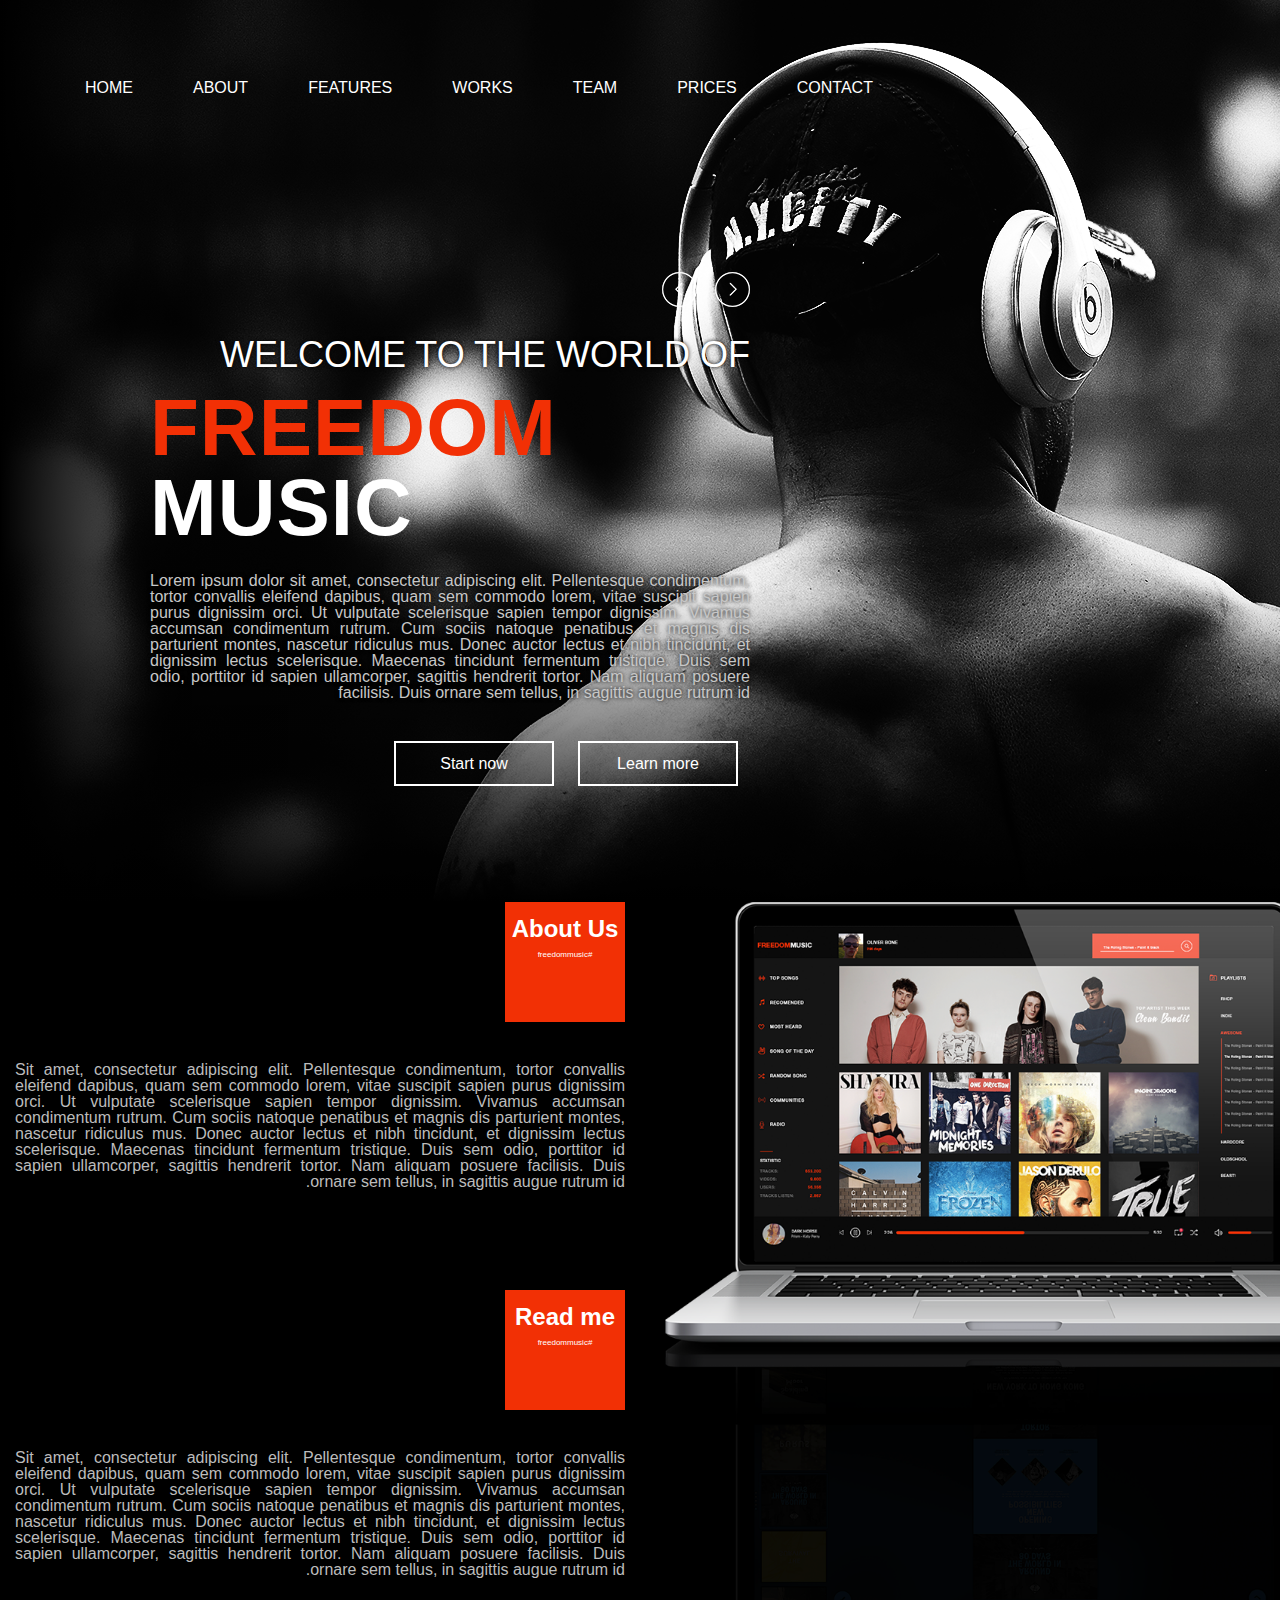
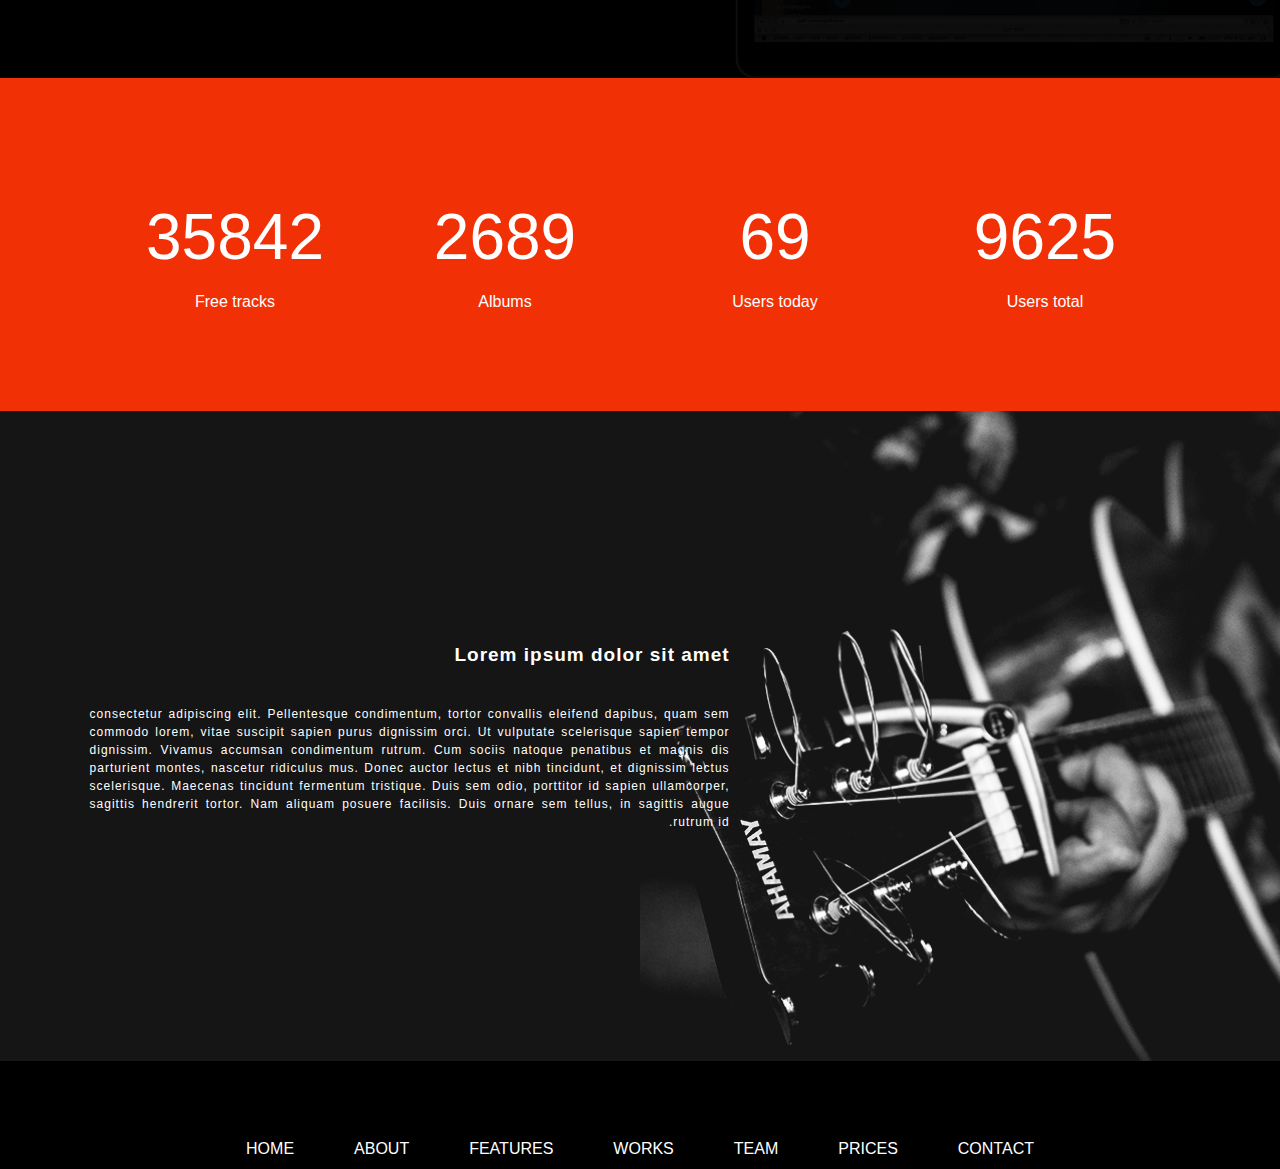
<file: index.html>
<!DOCTYPE html>
<html>
<head>
    <meta charset="UTF-8"> 
    <meta name="viewport" content="width=device-width, initial-scale=1.0"> 
    <title>Яркий сайт</title> 
    <link rel="stylesheet" href="./css/reset.css">
    <link href="./css/style.css" rel="stylesheet" type="text/css">
</head>
<body>
    <div class="app">
        <div class="grid-first">
            <div class="grid-first__item section_first">
                <div class="section_first__gradient">
                    <div class="section_first__gradient-right">
                        <div class="section_first__grid">
                            <div class="header">
                                <div class="header-item">
                                    <p>home</p>
                                    <div class="header-item-border"></div>
                                </div>
                                <div class="header-item">
                                    <p>about</p>
                                    <div class="header-item-border"></div>
                                </div>
                                <div class="header-item">
                                    <p>features</p>
                                    <div class="header-item-border"></div>
                                </div>
                                <div class="header-item">
                                    <p>works</p>
                                    <div class="header-item-border"></div>
                                </div>
                                <div class="header-item">
                                    <p>team</p>
                                    <div class="header-item-border"></div>
                                </div>
                                <div class="header-item">
                                    <p>prices</p>
                                    <div class="header-item-border"></div>
                                </div>
                                <div class="header-item">
                                    <p>contact</p>
                                    <div class="header-item-border"></div>
                                </div>
                            </div>
                            <div class="main">
                                <div class="main__arrows">
                                    <img class="arrow" src="./img/left.png">
                                    <img src="./img/right.png">
                                </div>
                                <h1>welcome to the world of</h1>
                                <h2><span>freedom </span>music</h2>
                                <p class="main__text">Lorem ipsum dolor sit amet, consectetur adipiscing elit. Pellentesque condimentum, tortor convallis eleifend dapibus, quam sem commodo lorem, vitae suscipit sapien purus dignissim orci. Ut vulputate scelerisque sapien tempor dignissim. Vivamus accumsan condimentum rutrum. Cum sociis natoque penatibus et magnis dis parturient montes, nascetur ridiculus mus. Donec auctor lectus et nibh tincidunt, et dignissim lectus scelerisque. Maecenas tincidunt fermentum tristique. Duis sem odio, porttitor id sapien ullamcorper, sagittis hendrerit tortor. Nam aliquam posuere facilisis. Duis ornare sem tellus, in sagittis augue rutrum id</p>
                                <div class="main__buttons">
                                    <div class="btn_inner">
                                        <button class="button button_transparent">Start now</button>
                                    </div>
                                    <div class="btn_inner">
                                        <button class="button button_transparent">Learn more</button>
                                    </div>                                      
                                </div>               
                            </div>
                        </div>
                    </div>
                </div>
            </div>            
            <div class="grid-first__item orange-squares">
                <div class="orange-block">
                    <h3 class="orange-block__head">About Us</h3>
                    <p class="orange-block__text">#freedommusic</p>
                </div>
                <p class="orange-squares__text">Sit amet, consectetur adipiscing elit. Pellentesque condimentum, tortor convallis eleifend dapibus, quam sem commodo lorem, vitae suscipit sapien purus dignissim orci. Ut vulputate scelerisque sapien tempor dignissim. Vivamus accumsan condimentum rutrum. Cum sociis natoque penatibus et magnis dis parturient montes, nascetur ridiculus mus. Donec auctor lectus et nibh tincidunt, et dignissim lectus scelerisque. Maecenas tincidunt fermentum tristique. Duis sem odio, porttitor id sapien ullamcorper, sagittis hendrerit tortor. Nam aliquam posuere facilisis. Duis ornare sem tellus, in sagittis augue rutrum id.</p>
                <div class="orange-block">
                    <h3 class="orange-block__head">Read me</h3>
                    <p class="orange-block__text">#freedommusic</p>
                    </div>
                <p class="orange-squares__text">Sit amet, consectetur adipiscing elit. Pellentesque condimentum, tortor convallis eleifend dapibus, quam sem commodo lorem, vitae suscipit sapien purus dignissim orci. Ut vulputate scelerisque sapien tempor dignissim. Vivamus accumsan condimentum rutrum. Cum sociis natoque penatibus et magnis dis parturient montes, nascetur ridiculus mus. Donec auctor lectus et nibh tincidunt, et dignissim lectus scelerisque. Maecenas tincidunt fermentum tristique. Duis sem odio, porttitor id sapien ullamcorper, sagittis hendrerit tortor. Nam aliquam posuere facilisis. Duis ornare sem tellus, in sagittis augue rutrum id.</p>
            </div>
            <div class="grid-first__item laptop"></div>
            <div class="grid-first__item section_orange">
                <div class="section_orange__items">
                    <div class="section_orange__item">
                        <div class="section_orange__head">
                            35842
                        </div>
                        <p class="section_orange__text">Free tracks</p>
                    </div>
                    <div class="section_orange__item">
                        <div class="section_orange__head">
                            2689
                        </div>
                        <p class="section_orange__text">Albums</p>
                    </div>
                    <div class="section_orange__item">
                        <div class="section_orange__head">
                            69
                        </div>
                        <p class="section_orange__text">Users today</p>
                    </div>
                    <div class="section_orange__item">
                        <div class="section_orange__head">
                            9625
                        </div>
                        <p class="section_orange__text">Users total</p>
                    </div>
                </div>
            </div>
            <div class="grid-first__item section_guitar">
                <div class="section_guitar__item">
                    <h5 class="section_guitar__head">Lorem ipsum dolor sit amet</h5>
                    <p class="section_guitar__text">consectetur adipiscing elit. Pellentesque condimentum, tortor convallis eleifend dapibus, quam sem commodo lorem, vitae suscipit sapien purus dignissim orci. Ut vulputate scelerisque sapien tempor dignissim. Vivamus accumsan condimentum rutrum. Cum sociis natoque penatibus et magnis dis parturient montes, nascetur ridiculus mus. Donec auctor lectus et nibh tincidunt, et dignissim lectus scelerisque. Maecenas tincidunt fermentum tristique. Duis sem odio, porttitor id sapien ullamcorper, sagittis hendrerit tortor. Nam aliquam posuere facilisis. Duis ornare sem tellus, in sagittis augue rutrum id.</p>
                </div>
            </div>
            <div class="grid-first__item section_guitar-image"></div>
            <div class="grid-first__item header header-center">
                <div class="header-item">
                    <p>home</p>
                    <div class="header-item-border"></div>
                </div>
                <div class="header-item">
                    <p>about</p>
                    <div class="header-item-border"></div>
                </div>
                <div class="header-item">
                    <p>features</p>
                    <div class="header-item-border"></div>
                </div>
                <div class="header-item">
                    <p>works</p>
                    <div class="header-item-border"></div>
                </div>
                <div class="header-item">
                    <p>team</p>
                    <div class="header-item-border"></div>
                </div>
                <div class="header-item">
                    <p>prices</p>
                    <div class="header-item-border"></div>
                </div>
                <div class="header-item">
                    <p>contact</p>
                    <div class="header-item-border"></div>
                </div>
            </div>
        </div>
    </div>
</body>
</html>
</file>
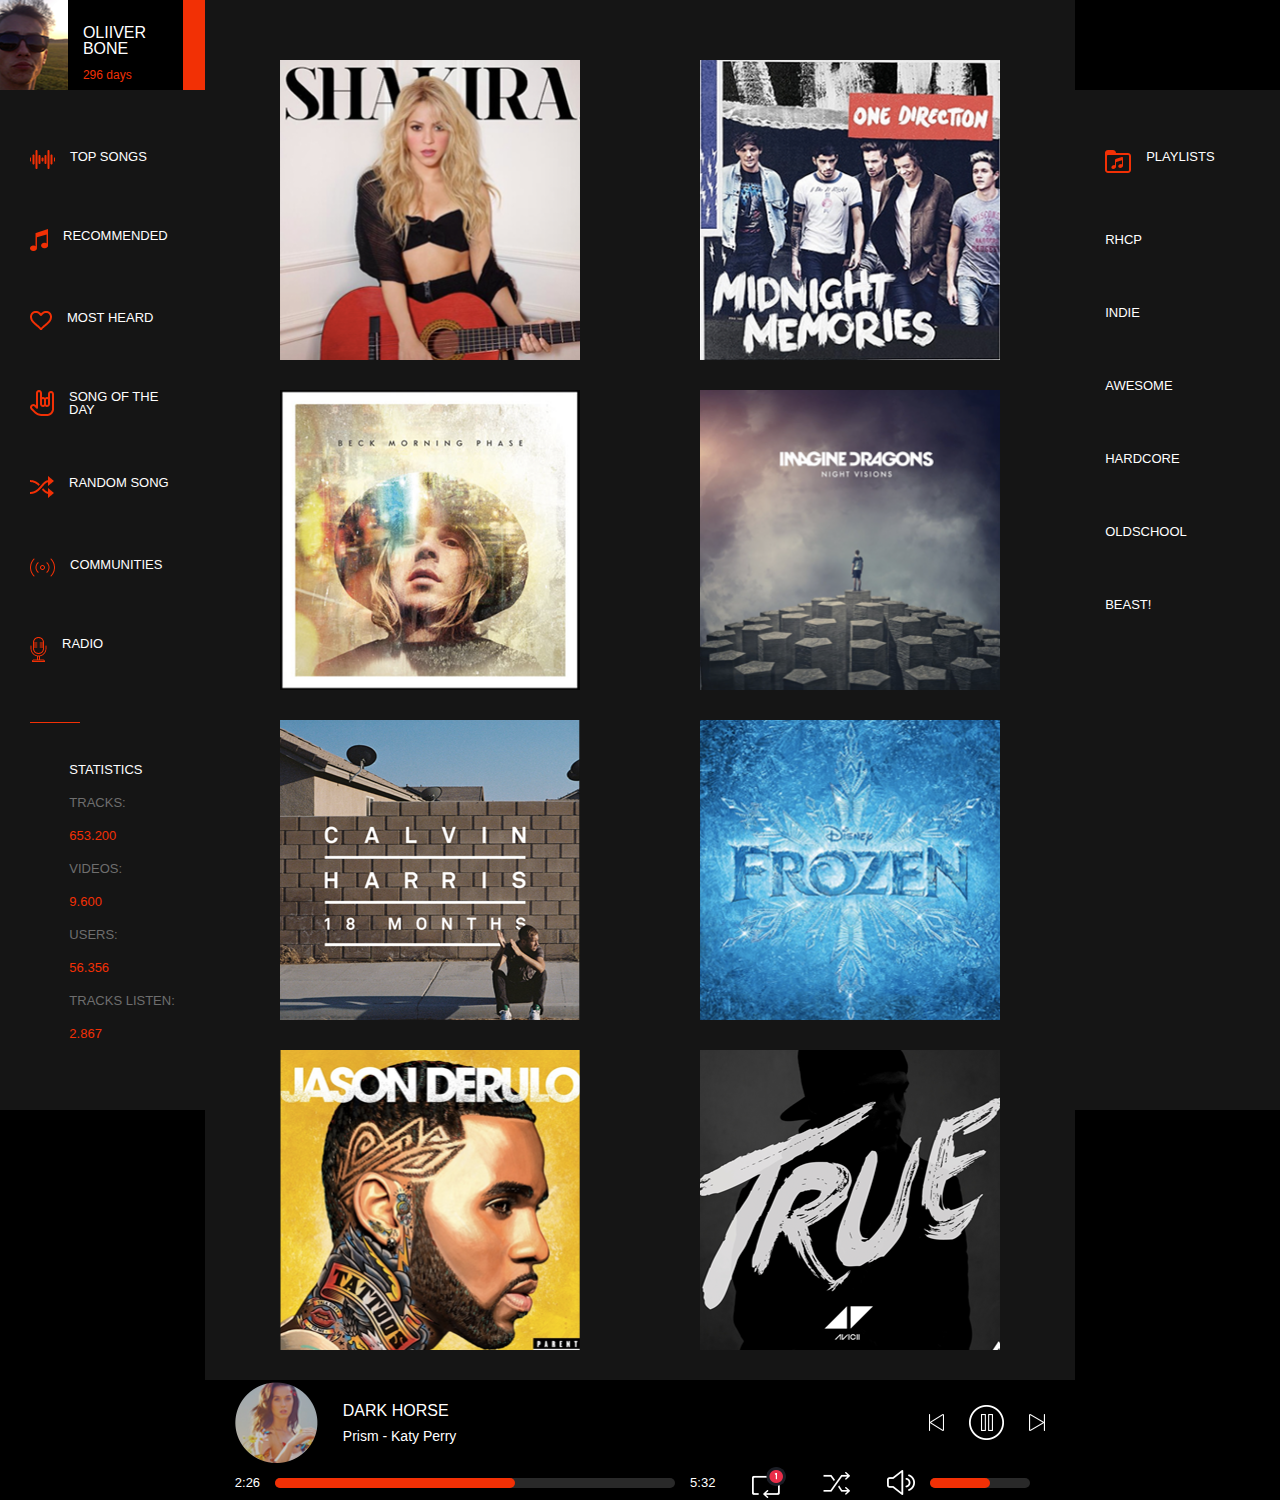
<file: music.html>
<!DOCTYPE html>
<html>
<head>
    <meta charset="UTF-8"> 
    <meta name="viewport" content="width=device-width, initial-scale=1.0"> 
    <title>Яркий сайт</title> 
    <link rel="stylesheet" href="./css/reset.css">
    <link href="./css/style.css" rel="stylesheet" type="text/css">
</head>
<body>
    <div class="app">
        <div class="grid">
            <div class="grid__item sidebar_left">
                <div class="sidebar_left__header">
                    <p><span>freedom</span>music</p>
                </div>
                <div class="sidebar_left__menu">
                    <div class="sidebar_left__menu-item">
                        <img src="./img/icon1.png">
                        <a href="#" class="sidebar_left__menu-text">top songs</p>
                    </div>
                    <div class="sidebar_left__menu-item">
                        <img src="./img/icon2.png">
                        <a href="#" class="sidebar_left__menu-text">recommended</p>
                    </div>
                    <div class="sidebar_left__menu-item">
                        <img src="./img/icon3.png">
                        <a href="#" class="sidebar_left__menu-text">most heard</p>
                    </div>
                    <div class="sidebar_left__menu-item">
                        <img src="./img/icon4.png">
                        <a href="#" class="sidebar_left__menu-text">song of the day</p>
                    </div>
                    <div class="sidebar_left__menu-item">
                        <img src="./img/icon5.png">
                        <a href="#" class="sidebar_left__menu-text">random song</p>
                    </div>
                    <div class="sidebar_left__menu-item">
                        <img src="./img/icon6.png">
                        <a href="#" class="sidebar_left__menu-text">communities</p>
                    </div>
                    <div class="sidebar_left__menu-item sidebar_left__last">
                        <img src="./img/icon7.png">
                        <a href="#" class="sidebar_left__menu-text">radio</p>
                    </div>
                    <div class="sidebar_left__line"></div>
                </div>                
                <div class="sidebar_left__stat">
                    <h5 class="sidebar_left__stat-head">Statistics</h5>
                    <div class="sidebar_left__stat-items">
                        <p class="sidebar_left__stat-item">Tracks:</p>
                        <p class="sidebar_left__stat-item">653.200</p>
                        <p class="sidebar_left__stat-item">videos:</p>
                        <p class="sidebar_left__stat-item">9.600</p>
                        <p class="sidebar_left__stat-item">Users:</p>
                        <p class="sidebar_left__stat-item">56.356</p>
                        <p class="sidebar_left__stat-item">Tracks listen:</p>
                        <p class="sidebar_left__stat-item">2.867</p>
                    </div>
                </div>
            </div>
            <div class="grid__item music-header">
                <div class="music-header__left">
                    <div class="music-header__image"></div>  
                    <div class="music-header__text">
                        <p class="music-header__text_head">Oliiver bone</p>
                        <p>296 days</p>
                    </div>
                </div>                             
                <div class="searchbar">
                    <div class="searchbar__inner">
                        <input class="searchbar-input"placeholder="The Rolling stones - Paint it black">
                    </div>                    
                    <img src="./img/search.png">
                </div>                
            </div>
            <div class="grid__item sidebar_left">
                <div class="sidebar_left__header_2"></div>
                <div class="sidebar_left__menu">
                    <div class="sidebar_left__menu-item">
                        <img src="./img/Music Folder.png">
                        <a href="#" class="sidebar_left__menu-text">playlists</p>
                    </div>
                    <div class="sidebar_left__menu-item">                        
                        <a href="#" class="sidebar_left__menu-text">rhcp</p>
                    </div>
                    <div class="sidebar_left__menu-item">
                        <a href="#" class="sidebar_left__menu-text">indie</p>
                    </div>
                    <div class="sidebar_left__menu-item">
                        <a href="#" class="sidebar_left__menu-text">awesome</p>
                    </div>
                    <div class="sidebar_left__menu-item">
                        <a href="#" class="sidebar_left__menu-text">hardcore</p>
                    </div>
                    <div class="sidebar_left__menu-item">
                        <a href="#" class="sidebar_left__menu-text">oldschool</p>
                    </div>
                    <div class="sidebar_left__menu-item">
                        <a href="#" class="sidebar_left__menu-text">beast!</p>
                    </div>
                </div>                
            </div>
            <div class="grid__item albums">               
                <div class="album-img"></div>
               <div class="albums-items">
                    <div class="albums-item">
                        <img src="./img/album1.png">
                    </div>
                    <div class="albums-item">
                        <img src="./img/album2.png">
                    </div>
                    <div class="albums-item">
                        <img src="./img/album3.png">
                    </div>
                    <div class="albums-item">
                        <img src="./img/album4.png">
                    </div>
                    <div class="albums-item">
                        <img src="./img/album5.png">
                    </div>
                    <div class="albums-item">
                        <img src="./img/album6.png">
                    </div>
                    <div class="albums-item">
                        <img src="./img/album7.png">
                    </div>
                    <div class="albums-item">
                        <img src="./img/album8.png">
                    </div>                
               </div>
            </div>
            <div class="grid__item footer">
                <div class="footer_row">
                    <img class="footer__album" src="./img/music-face-2.png">
                    <div class="footer__text">
                        <p class="footer__text_head">Dark horse</p>
                        <p>Prism - Katy Perry</p>
                    </div>
                </div>
               <div class="footer_row">
                    <img  class="footer__img" src="./img/Previous.png">
                    <img  class="footer__img pause" src="./img/Pause.png">
                    <img  class="footer__img" src="./img/Next.png">
               </div>
                <div class="footer_row duration">
                    <p>2:26</p>
                    <div class="footer__line">
                        <div class="footer_gray">
                            <div class="footer_orange"></div>
                        </div>
                    </div>
                    <p>5:32</p>
                </div>
                <img  class="footer__img" src="./img/Repeat.png">
                <img  class="footer__img" src="./img/Shuffle.png">
                <div class="footer_row">
                    <img  class="footer__img" src="./img/Audio Icon.png">
                    <div class="footer__line">
                        <div class="gray_small">
                        <div class="footer_orange"></div>
                    </div>
                </div>
            </div>
        </div>
    </div>
</body>
</html>
</file>
<file: css/style.css>
* {    
    box-sizing: border-box;
}
body {
    font-family: Helvetica, sans-serif;
    background-color: black;
    color: white;
}
.app {
    min-height: 100%;
}
.button {
    display: flex;
    justify-content: center;
    align-items: center;
    height: 45px;
    width: 160px;
    color:#fff;
    background-color: #f23005;
    padding: 20px 0;
    border: none;
}
.button_transparent {
    background-color: transparent;
    border: 2px solid #fff;
    transition: background-color, border;
    transition-duration: 1s;
}
.button_transparent:hover {
    border: none;
    background-color: #f23005;
}
.btn_inner {
    padding:0 12px;
}
.grid-first {
    display: grid;
    grid-template-columns: repeat(auto-fit, minmax(50%, 1fr));
    grid-template-rows: auto;
    grid-auto-flow: dense;
}
.grid-first__item:nth-child(-n+1),
.grid-first__item:nth-child(4), 
.grid-first__item:nth-child(n+7) {
    grid-column: 1/3;
}
.grid {
    min-height: 100vh;
    display: grid;
    grid-template-columns: 16% 68% 16%;
    grid-template-rows: 90px minmax(max-content, 1fr);
}
.grid__item:nth-child(1) {
    grid-row: 1/3;
}
.grid__item:nth-child(3) {
    grid-row: 1/3;
    grid-column: 3/4;
}
.grid__item:nth-child(5) {
    grid-column: 1/4;
}
.section_first {
    min-height: 100vh;
    background: url(../img/background.png) no-repeat 0% 20%;
    background-size: cover;
}
.section_first__gradient {
    height: 100%;
    background: linear-gradient(to top, #000 0%, transparent 35%);
}
.section_first__gradient-right {
    background: linear-gradient(to right, #000 0%, transparent 30%);
    height: 100%;
}
.section_first__grid {
    display: grid;
    max-width: 1170px;
    margin: 0 auto;
    grid-template-rows:150px 122px 1fr 150px;
}
.header {
    display: flex;
    padding-top: 80px;
    height: 70px;
}
.header-item {
    display: flex;
    flex-direction: column;
    text-transform: uppercase;
    padding: 0 30px;
    transition: color;
    transition-duration: 1s;
}
.header-item p {
    padding-bottom: 12px;
    cursor: pointer;
}
.header-item-border {
    content: " ";
    position: relative;
    height: 2px;
    align-self: center;
    width: 80%;
    background: transparent;
    transition: background-color;
    transition-duration: 1s;
}
.header-item:hover .header-item-border {
    background: #f23005;
}
.header-item:hover {
    color: #f23005;
}
.main {
    max-width: 695px;
    min-height: 630px;
    grid-row: 3/5;
    display: flex;
    flex-direction: column;
    align-items: flex-end;
    padding-left: 95px;
}
.main__arrows {
    padding-bottom: 15px;
}
.main__arrows img {
    transition: transform;
    transition-duration: 1s;
 }
.main__arrows img:hover {
    transform: scale(1.3);
    cursor: pointer;
}
.arrow {
    padding-right: 14px;
}
.main__buttons {
    display: flex;
}
.main__text {
    display: flex;
    flex-direction: column;
    justify-content: center;
    direction:rtl;
    text-align:justify;
    color: #c7c7c7;
    padding: 25px 0 40px 0;
    text-shadow: 0 0 4px #000
}
h1, h2 {
    text-transform: uppercase;
}
h1 {
    font-size: 36px;
    padding: 15px 0;
    text-shadow: 0 0 4px #000;
}
h2 {
    font-size: 80px;
    font-weight: 600;
    letter-spacing: 1px;
}
span {
    color: #f23005;
}
.orange-squares {
    display: flex;
    flex-direction: column;
    justify-content: center;
    direction:rtl;
    text-align:justify;
    width: 100%;
}
.orange-squares__text {
    max-width: 640px;
    padding: 40px 0 100px 0;
    color: #bcbcbc;
}
.orange-block {
    height: 120px;
    width: 120px;
    background-color: #f23005;  
    padding: 5px; 
    text-align: center;
}
.orange-block__head {
    font-size: 24px;
    font-weight: 600;
    padding: 10px 0;   
}
.orange-block__text {
    font-size: 8px;
}
.laptop {
    display: flex;
    justify-content: flex-end;
    height: 100%;
    background: url(../img/Laptop.png) no-repeat right top;
}
.section_orange {
    background-color: #f23005;
    width: 100%;
    min-height: 330px;
    display: flex;
    justify-content: center;
}
.section_orange__items {
    display: flex;
    justify-content: center;
    flex-wrap: wrap;
    align-items: center;
    height: 100%;
}
.section_orange__item {
    display: flex;
    flex-direction: column;
    justify-content: center;
    min-width: 270px;
    text-align: center;
    min-height: 333px;
}
.section_orange__item:hover {
    background-color: #c42400;
}
.section_orange__head {
    font-size: 64px;
    padding: 25px 0;
}
.section_guitar {
    display: flex;
    min-height: 650px;
    flex-direction: column;
    justify-content: center;
    align-items: flex-end;
    background-color: #151515;
}
.section_guitar__item {
    left: 84px;
    display: flex;
    flex-direction: column;
    justify-content: end;
    direction:rtl;
    text-align:justify;
    max-width: 735px;
    letter-spacing: 1px;
    line-height: 1.5;
    position: relative;
    left: 14%;
    z-index: 1;
}
.section_guitar__head {
    font-size: 19px;
    padding-bottom: 35px;
    font-weight: 600;
}
.section_guitar__text {
    font-size: 12px;
}
.section_guitar-image {
    background:url(../img/guitar.png) no-repeat center center;
    background-size: cover;
}
.header-center {
    margin: 0 auto;
}
.sidebar_left {
    display: flex;
    flex-direction: column;
    justify-content: space-between;
    grid-template-rows: 90px;
    background-color: #151515;
}
.sidebar_left__header {
    background-color: #000;
    text-transform: uppercase;
    font-size: 24px;
    font-weight: 600;
    padding: 35px 30px 40px 30px;
    height: 90px;
}
.sidebar_left__header_2 {
    background-color: #000;
    height: 90px;
}
.sidebar_left__header span {
    color: #f23005;
}
.sidebar_left__menu {
    background-color: #151515;
    padding: 30px;
    margin-bottom:  auto;
}
.sidebar_left__menu-item {
    display: flex;
    padding: 30px 0;
    text-transform: uppercase;
}
.sidebar_left__menu-item img {
    padding-right: 15px;
    height: 100%;
}
.sidebar_left__menu-text {
    color: #fff;
    text-decoration: none;
    transition: color;
    transition-duration: 0.5s;
}
.sidebar_left__menu-text:hover {
    color: #f23005;
    cursor: pointer;
}
.sidebar_left__last {
    padding-bottom: 60px;
}
.sidebar_left__line {
    width: 50px;
    height: 1px;
    background-color: #f23005;
}
.sidebar_left__stat {
    background-color: #151515;
    padding: 0 30px 60px 30px;
    justify-self: flex-end;
}
.sidebar_left__stat-items {
    display: grid;
}
.sidebar_left__stat-head, 
.sidebar_left__stat-item {
    text-transform: uppercase;
    padding: 10px 0;;
}
.sidebar_left__stat-item:nth-child(even) {
    color: #f23005;
    grid-column: 2/3;
    text-align: right;
}
.sidebar_left__stat-item:nth-child(odd) {
    color: #6e6e6e;
    grid-column: 1/2;
}
.music-header {
    display: flex;
    justify-content: space-between;
    height: 90px;
}
.music-header__left {
    display: flex;
}
.music-header__image {
    height: 90px;
    width: 90px;
    background: url(../img/music-face.png) top center;
}
.music-header__text {
    display: flex;
    flex-direction: column;
    padding: 25px 15px;
    font-size: 12px;
    color: #f23005;
}
.music-header__text_head {
    text-transform: uppercase;
    color: #fff;
    font-size: 16px;
    padding-bottom: 12px;    
}
.searchbar {
    display: flex;
    justify-content: space-between;
    padding: 30px 25px;
    background-color: #f23005;
    min-width: 390px;
}
.searchbar__inner {    
    padding: 0 25px 0 15px;
    width: 100%;
}
.searchbar-input {
    width: 100%;
    letter-spacing: 1px;
    color: #fff;
    background-color: transparent;
    border: none;
    border-bottom: 1px solid #fff;
    padding-bottom: 6px;
}
.searchbar-input::placeholder {
    color: #fff;
}
.albums {
    background-color: #151515;
    padding: 30px;
    display: grid;    
    grid-column: 2/3;
    overflow: hidden;
}
.albums-item {
    display: flex;
    width: 300px;
    height: 300px;  
}
.albums-item:hover {
    cursor: pointer;
}
.albums-items {
    display: grid;
    justify-content: space-between;
    justify-items: center;
    align-items: center;
    grid-gap: 30px;
    grid-template-columns: repeat(auto-fit, minmax(300px, 1fr));
    grid-template-rows: repeat(auto-fit, 300px);
    padding-top: 30PX;
}
.album-img {
    display: flex;
    justify-content: center;
    width: 100%;
    height: auto;
    height: 360px;
    background: url(../img/music_band.png) no-repeat top center;
}
.album-img img {
    object-fit: cover;
    object-position: top;
}
.albums-item img {
    width: 100%;
    height: 100%;
    object-fit: cover;
}
.footer {
    display: flex;
    justify-content: space-between;
    flex-wrap: wrap;
    align-items: center;
    padding: 0 30px;
    height: 120px;
}
.footer__img {    
    transition: transform;
    transition-duration: 1s;
}
.footer_row {
    display: flex;
    align-items: center;
}
.pause {
    padding: 0 25px;
}
.footer__text {
    padding-left: 25px;
    font-size: 14px;
}
.footer__text_head {
    text-transform: uppercase;
    font-size: 16px;
    padding-bottom: 10px;
}
.footer__line {
    padding: 0 15px;
}
.footer_gray {
    width: 930px;
    height: 10px;
    border-radius: 30px;
    background-color: #292929;
}
.footer_gray:hover {
    cursor: pointer;
}
.footer_orange {
    height: 100%;
    border-radius: 30px;
    width: 60%;
    background-color: #f23005;
}
.gray_small {
    width: 160px;
    height: 10px;
    border-radius: 30px;
    background-color: #292929;
}
.footer__img:hover {
    transform: scale(1.2);
    cursor: pointer;
}
@media screen and (max-width: 1800px) {
    .footer_gray {
        width: 600px;
    }
    .gray_small {
        width: 100px;
    }
    .album-img {
        background: url(../img/music_band.png) no-repeat top left;
    }
}
@media screen and (max-width: 1660px) {
    .laptop {
        background: url(../img/Laptop.png) no-repeat left top;
    }
    .orange-squares {
        padding: 0 15px;
    }
    .footer_gray {
        width: 400px;
    }
    .album-img {
        display: none;
    }
}
@media screen and (max-width: 1500px) {
    .sidebar_left__header {
        font-size: 20px;
    }
    .sidebar_left__menu-text {
        font-size: 13px;
    }
}
@media screen and (max-width: 1280px) {
    .grid__item:nth-child(1), 
    .grid__item:nth-child(3) {
        grid-row: 2/3;
    }
    .music-header {
        grid-column: 1/4;
    }
    .sidebar_left__header_2, 
    .sidebar_left__header {
        display: none;
    }
    .laptop {
        background: url(../img/Laptop.png) no-repeat right top;
        background-size: contain;
    }
    .section_first {
        background: url(../img/background.png) no-repeat right center;
    }
    .sidebar_left__stat-item:nth-child(even) {
        grid-column: 1/3;
        text-align: left;
    }
}
@media screen and (max-width: 1150px) {
    .sidebar_left__menu-item {
        flex-direction: column;
        align-items: center;
        text-align: center;
    }
    .sidebar_left__menu-item img {
        padding: 0 0 15px 0;
    }
    .footer {
        padding: 0 15px;
    }
    .gray_small, 
    .footer__album {
        display: none;
    }
    .footer__line {
        padding: 0 5px;
    }
    .footer_gray {
        width: 350px;
    }
}
@media screen and (max-width: 930px) {
    .duration {
        display: none;
    }
}
@media screen and (max-width: 888px) {
    .header {
        display: none;
    }
    .header-center {
        display: flex;
        flex-direction: column;
        margin: 0;
    }
    .main {
        padding: 0 15px;
        grid-row: 2/5;
    }
    .section_first__grid {
        justify-content: center;
    }
    .sidebar_left__stat {
        display: none;
    }
}
@media screen and (max-width: 760px) {    
    .sidebar_left__menu-item p {
        display: none;
    }
    .main h2 {
        font-size: 65px;
    }
    .section_guitar {
        background: #151515 url(../img/guitar.png) no-repeat top center;
        grid-column: 1/3;
    }
    .section_guitar-image {
        display: none;
    }
    .section_guitar__item {
        left: auto;
        padding: 0 15px;
        text-shadow: 0 0 4px #000;
    }
}
@media screen and (max-width: 760px) { 
    .searchbar {
        min-width: auto;
    }
    .searchbar-input {
        display: none;
    }
    .searchbar__inner {
        padding: 0;
    }
}
@media screen and (max-width: 487px) {
    .footer__text {
        display: none;
    }
    .sidebar_left {
        display: none;
    }
    .albums {
        grid-column: 1/4;
        padding: 10px;
    }
    .albums-item {
        display: flex;
        width: 270px;
        height: 270px;
    }    
    .section_orange__item {
        min-height: 230px;
    }
}
@media screen and (max-width: 425px) {
    .main__arrows {
        padding: 0 15px;
    }
    .main h1 {
        font-size: 30px;
    }
    .main h2 {
        font-size: 55px;
    }
    .grid-first {
        display: flex;
        flex-direction: column; ``
    }
    .main__buttons {
        width: 100%;
        flex-direction: column;
        padding: 15px 0;
        align-items: center;
    }
    .btn_inner {
        padding: 10px 12px;
    }
    .orange-squares__text {
        max-width: 300px
    }
}
</file>
